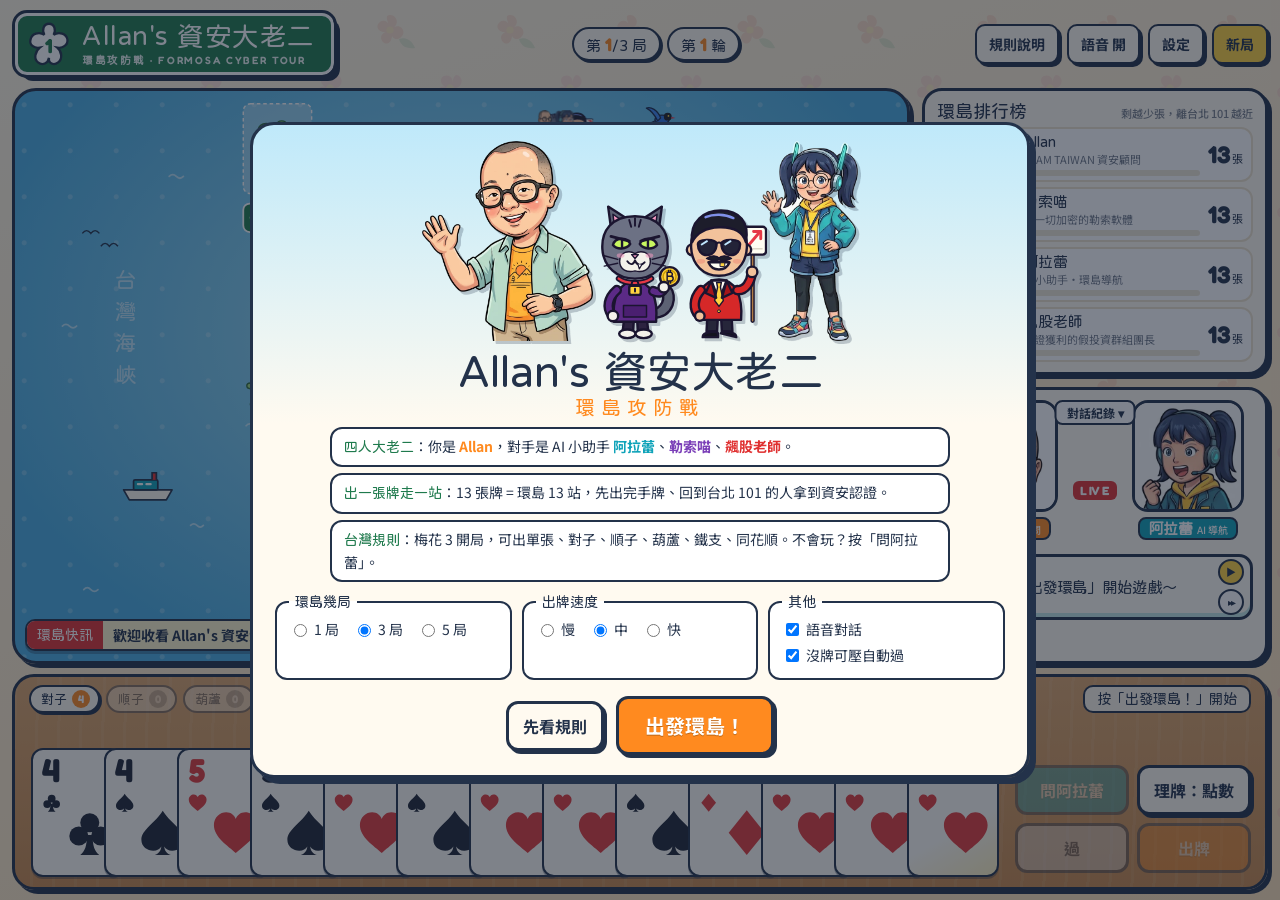
<file: index.html>
<!doctype html>
<html lang="zh-Hant-TW">
<head>
<meta charset="utf-8">
<meta name="viewport" content="width=device-width, initial-scale=1, viewport-fit=cover">
<title>Allan's 資安大老二</title>
<meta name="description" content="Allan 與 AI 小助手阿拉蕾的四人大老二：每出一張牌就沿著台灣環島走一站，先回到台北 101 的人拿到資安認證。台灣華語語音對話。">
<link rel="preconnect" href="https://fonts.googleapis.com">
<link rel="preconnect" href="https://fonts.gstatic.com" crossorigin>
<link rel="stylesheet" href="https://fonts.googleapis.com/css2?family=Huninn&family=Fredoka:wght@500;600;700&family=Noto+Sans+TC:wght@400;500;700;900&display=swap">
<link rel="stylesheet" href="css/style.css">
</head>
<body>
<svg width="0" height="0" style="position:absolute" aria-hidden="true">
  <symbol id="suit-0" viewBox="0 0 100 100"><circle cx="50" cy="29" r="20"/><circle cx="27" cy="57" r="20"/><circle cx="73" cy="57" r="20"/><path d="M44 55C44 78 40 89 30 97H70C60 89 56 78 56 55Z"/></symbol>
  <symbol id="suit-1" viewBox="0 0 100 100"><path d="M50 3L88 50L50 97L12 50Z"/></symbol>
  <symbol id="suit-2" viewBox="0 0 100 100"><path d="M50 93C34 78 4 60 4 34C4 17 17 7 30 7C40 7 47 13 50 21C53 13 60 7 70 7C83 7 96 17 96 34C96 60 66 78 50 93Z"/></symbol>
  <symbol id="suit-3" viewBox="0 0 100 100"><path d="M50 4C36 28 5 44 5 65C5 80 18 88 30 88C38 88 44 84 47 79C46 88 42 94 33 97H67C58 94 54 88 53 79C56 84 62 88 70 88C82 88 95 80 95 65C95 44 64 28 50 4Z"/></symbol>
  <symbol id="ico-warn" viewBox="0 0 24 24"><path d="M12 2L23 21H1Z" fill="#ffd23f" stroke="#23324a" stroke-width="2" stroke-linejoin="round"/><path d="M12 9V14" stroke="#23324a" stroke-width="2.4" stroke-linecap="round"/><circle cx="12" cy="17.5" r="1.4" fill="#23324a"/></symbol>
</svg>

<div class="app" id="app">
  <header class="topbar">
    <div class="road-sign" role="banner">
      <span class="route-shield" aria-hidden="true"><b>1</b></span>
      <div class="sign-text">
        <h1>Allan's 資安大老二</h1>
        <p>環島攻防戰 · FORMOSA CYBER TOUR</p>
      </div>
    </div>
    <div class="round-pill" aria-live="polite">
      <span>第 <b id="roundNo">1</b>/<span id="roundMax">3</span> 局</span>
      <span>第 <b id="trickNo">1</b> 輪</span>
    </div>
    <nav class="top-actions" aria-label="功能">
      <a class="tbtn" href="rules.html" target="_blank" rel="noopener"><span class="long">規則說明</span><span class="short">規則</span></a>
      <button class="tbtn" id="btnVoice" type="button" aria-pressed="true">語音 開</button>
      <button class="tbtn" id="btnSettings" type="button">設定</button>
      <button class="tbtn hot" id="btnNew" type="button">新局</button>
    </nav>
  </header>

  <main class="main">
    <section class="board" id="board" aria-label="台灣環島地圖與出牌區">
      <svg id="map" class="map" preserveAspectRatio="xMidYMid meet" aria-hidden="true"></svg>
      <div class="stage" id="stage">
        <svg class="stage-roof" viewBox="0 0 240 46" preserveAspectRatio="none" aria-hidden="true">
          <path d="M6 44Q4 28 18 26L28 16H212L222 26Q236 28 234 44L224 34Q214 36 206 30H34Q26 36 16 34Z" fill="#e8553f" stroke="#23324a" stroke-width="3" stroke-linejoin="round"/>
          <path d="M4 18Q2 8 12 6Q10 12 18 16Z M236 18Q238 8 228 6Q230 12 222 16Z" fill="#e8553f" stroke="#23324a" stroke-width="2.6" stroke-linejoin="round"/>
          <path d="M18 16Q60 8 120 8Q180 8 222 16" fill="none" stroke="#23324a" stroke-width="3"/>
          <circle cx="120" cy="20" r="7" fill="#ffd23f" stroke="#23324a" stroke-width="2.6"/>
          <path d="M60 22H104M136 22H180" stroke="#ffd23f" stroke-width="3" stroke-linecap="round"/>
        </svg>
        <div class="stage-body">
          <div class="stage-head" id="stageHead">廟口戲台</div>
          <div class="stage-cards" id="stageCards"></div>
          <div class="stage-foot" id="stageFoot">等待開局</div>
        </div>
      </div>
      <div class="tokens" id="tokens"></div>
      <div class="ticker" aria-live="polite">
        <span class="ticker-tag">環島快訊</span>
        <div class="ticker-win"><div class="ticker-text" id="ticker">歡迎收看 Allan's 資安大老二！</div></div>
      </div>
      <div class="alarm" id="alarm" hidden>
        <svg viewBox="0 0 24 24" aria-hidden="true"><use href="#ico-warn"/></svg>
        <b id="alarmTitle">偵測到零時差攻擊！</b>
        <span id="alarmText"></span>
      </div>
    </section>

    <aside class="side">
      <section class="panel standings" aria-label="環島排行榜">
        <h2><span>環島排行榜</span><small>剩越少張，離台北 101 越近</small></h2>
        <ol id="standings"></ol>
      </section>

      <section class="panel studio" id="studio" aria-label="Allan 與阿拉蕾的對話">
        <div class="anchors">
          <figure class="anchor allan" id="anchor-allan">
            <div class="monitor"><img id="face-allan" src="assets/img/allan-smile.webp" alt="Allan 的表情"></div>
            <figcaption><b>Allan</b><small>資安顧問</small></figcaption>
          </figure>
          <div class="onair"><span>LIVE</span></div>
          <figure class="anchor arale" id="anchor-arale">
            <div class="monitor"><img id="face-arale" src="assets/img/arale-cheer.webp" alt="阿拉蕾的表情"></div>
            <figcaption><b>阿拉蕾</b><small>AI 導航</small></figcaption>
          </figure>
        </div>
        <div class="caption" id="caption" aria-live="polite">
          <img class="cap-face" id="capFace" src="assets/img/arale-cheer.webp" alt="">
          <span class="cap-who" id="capWho">阿拉蕾</span>
          <p class="cap-text" id="capText">嗶嗶！按「出發環島」開始遊戲～</p>
          <div class="cap-btns"><button class="cap-btn" id="capReplay" type="button" title="再聽一次" aria-label="再聽一次">▶</button><button class="cap-btn" id="btnSkip" type="button" title="略過目前的對話" aria-label="略過目前的對話">▸▸</button></div>
        </div>
        <button class="log-toggle" id="logToggle" type="button" aria-expanded="false">對話紀錄 ▾</button>
        <ol class="chat" id="chat" aria-label="對話紀錄"></ol>
      </section>
    </aside>
  </main>

  <footer class="tray" id="tray">
    <div class="tray-top">
      <div class="quick" id="quick" aria-label="牌型快選"></div>
      <p class="sel-info" id="selInfo">等待開局</p>
    </div>
    <div class="hand" id="hand" aria-label="Allan 的手牌"></div>
    <div class="actions">
      <button class="btn teal" id="btnHint" type="button" title="快捷鍵 H">問阿拉蕾</button>
      <button class="btn ghost" id="btnSort" type="button" title="快捷鍵 S">理牌：點數</button>
      <button class="btn gray" id="btnPass" type="button" title="快捷鍵 P">過</button>
      <button class="btn orange" id="btnPlay" type="button" title="快捷鍵 Enter">出牌</button>
    </div>
  </footer>
</div>

<!-- 開場 -->
<div class="modal" id="intro">
  <div class="sheet intro-sheet" role="dialog" aria-modal="true" aria-labelledby="introTitle">
    <div class="intro-cast" aria-hidden="true">
      <img src="assets/img/allan-wave.webp" alt="" class="c-allan">
      <img src="assets/img/npc-cat.svg" alt="" class="c-cat">
      <img src="assets/img/npc-guru.svg" alt="" class="c-guru">
      <img src="assets/img/arale-wave.webp" alt="" class="c-arale">
    </div>
    <h2 id="introTitle">Allan's 資安大老二<small>環島攻防戰</small></h2>
    <ul class="intro-points">
      <li><b>四人大老二</b>：你是 <em class="c1">Allan</em>，對手是 AI 小助手 <em class="c3">阿拉蕾</em>、<em class="c2">勒索喵</em>、<em class="c4">飆股老師</em>。</li>
      <li><b>出一張牌走一站</b>：13 張牌 = 環島 13 站，先出完手牌、回到台北 101 的人拿到資安認證。</li>
      <li><b>台灣規則</b>：梅花 3 開局，可出單張、對子、順子、葫蘆、鐵支、同花順。不會玩？按「問阿拉蕾」。</li>
    </ul>
    <div class="intro-opts">
      <fieldset>
        <legend>環島幾局</legend>
        <label><input type="radio" name="rounds" value="1"> 1 局</label>
        <label><input type="radio" name="rounds" value="3" checked> 3 局</label>
        <label><input type="radio" name="rounds" value="5"> 5 局</label>
      </fieldset>
      <fieldset>
        <legend>出牌速度</legend>
        <label><input type="radio" name="speed" value="slow"> 慢</label>
        <label><input type="radio" name="speed" value="mid" checked> 中</label>
        <label><input type="radio" name="speed" value="fast"> 快</label>
      </fieldset>
      <fieldset>
        <legend>其他</legend>
        <label><input type="checkbox" id="introVoice" checked> 語音對話</label>
        <label><input type="checkbox" id="introAuto" checked> 沒牌可壓自動過</label>
      </fieldset>
    </div>
    <div class="sheet-actions">
      <a class="btn ghost" href="rules.html" target="_blank" rel="noopener">先看規則</a>
      <button class="btn orange big" id="btnStart" type="button">出發環島！</button>
    </div>
  </div>
</div>

<!-- 設定 -->
<div class="modal" id="settingsModal" hidden>
  <div class="sheet" role="dialog" aria-modal="true" aria-labelledby="setTitle">
    <h2 id="setTitle">設定</h2>
    <div class="voice-grid">
      <div class="voice-card allan">
        <h3>Allan 聲線</h3>
        <select id="voice-allan" aria-label="Allan 聲線"></select>
        <label>音高 <input type="range" id="pitch-allan" min="0.5" max="2" step="0.05"> <output id="pitchOut-allan"></output></label>
        <label>語速 <input type="range" id="rate-allan" min="0.6" max="1.6" step="0.05"> <output id="rateOut-allan"></output></label>
        <button class="btn ghost small" type="button" data-test="allan">試聽</button>
      </div>
      <div class="voice-card arale">
        <h3>阿拉蕾聲線</h3>
        <select id="voice-arale" aria-label="阿拉蕾聲線"></select>
        <label>音高 <input type="range" id="pitch-arale" min="0.5" max="2" step="0.05"> <output id="pitchOut-arale"></output></label>
        <label>語速 <input type="range" id="rate-arale" min="0.6" max="1.6" step="0.05"> <output id="rateOut-arale"></output></label>
        <button class="btn ghost small" type="button" data-test="arale">試聽</button>
      </div>
    </div>
    <p class="hint-text" id="voiceSupport"></p>
    <div class="set-rows">
      <label><input type="checkbox" id="optNpcVoice"> 反派（勒索喵、飆股老師）也有語音</label>
      <label><input type="checkbox" id="optSfx"> 音效</label>
      <label><input type="checkbox" id="optAuto"> 沒牌可壓時自動過</label>
      <label>出牌速度
        <select id="optSpeed"><option value="slow">慢</option><option value="mid">中</option><option value="fast">快</option></select>
      </label>
    </div>
    <div class="sheet-actions"><button class="btn orange" id="btnSettingsClose" type="button">完成</button></div>
  </div>
</div>

<!-- 每局稽核報告 -->
<div class="modal" id="reportModal" hidden>
  <div class="sheet report" role="dialog" aria-modal="true" aria-labelledby="reportTitle">
    <h2 id="reportTitle">第 1 局稽核報告</h2>
    <p class="report-sub" id="reportSub"></p>
    <table class="report-table">
      <thead><tr><th>玩家</th><th>剩下的牌</th><th>倍率</th><th>本局</th><th>累計</th></tr></thead>
      <tbody id="reportRows"></tbody>
    </table>
    <p class="hint-text">計分：剩幾張扣幾分，剩 8–9 張 ×2、10–12 張 ×3、13 張 ×4；第一名拿走所有人扣的分數。</p>
    <div class="sheet-actions"><button class="btn orange big" id="btnNext" type="button">下一局</button></div>
  </div>
</div>

<!-- 總成績：證書或矯正措施 -->
<div class="modal" id="finalModal" hidden>
  <div class="sheet final" role="dialog" aria-modal="true" aria-labelledby="finalTitle">
    <div class="cert" id="cert">
      <div class="cert-ribbon" id="certRibbon">CERTIFICATE</div>
      <h2 id="finalTitle">資安環島認證證書</h2>
      <p class="cert-body" id="certBody"></p>
      <ol class="cert-rank" id="certRank"></ol>
      <div class="cert-foot">
        <div class="cert-sign"><img src="assets/img/arale-wink.webp" alt=""><span>AI 稽核員　阿拉蕾</span></div>
        <div class="seal" id="certSeal">台灣<br>尚勇</div>
      </div>
    </div>
    <div class="sheet-actions">
      <button class="btn ghost" id="btnFinalClose" type="button">看看地圖</button>
      <button class="btn orange big" id="btnAgain" type="button">再環島一次</button>
    </div>
  </div>
</div>

<script src="js/engine.js"></script>
<script src="js/ai.js"></script>
<script src="js/stations.js"></script>
<script src="js/lines.js"></script>
<script src="js/audio-manifest.js"></script>
<script src="js/voice.js"></script>
<script src="js/map.js"></script>
<script src="js/app.js"></script>
</body>
</html>
</file>
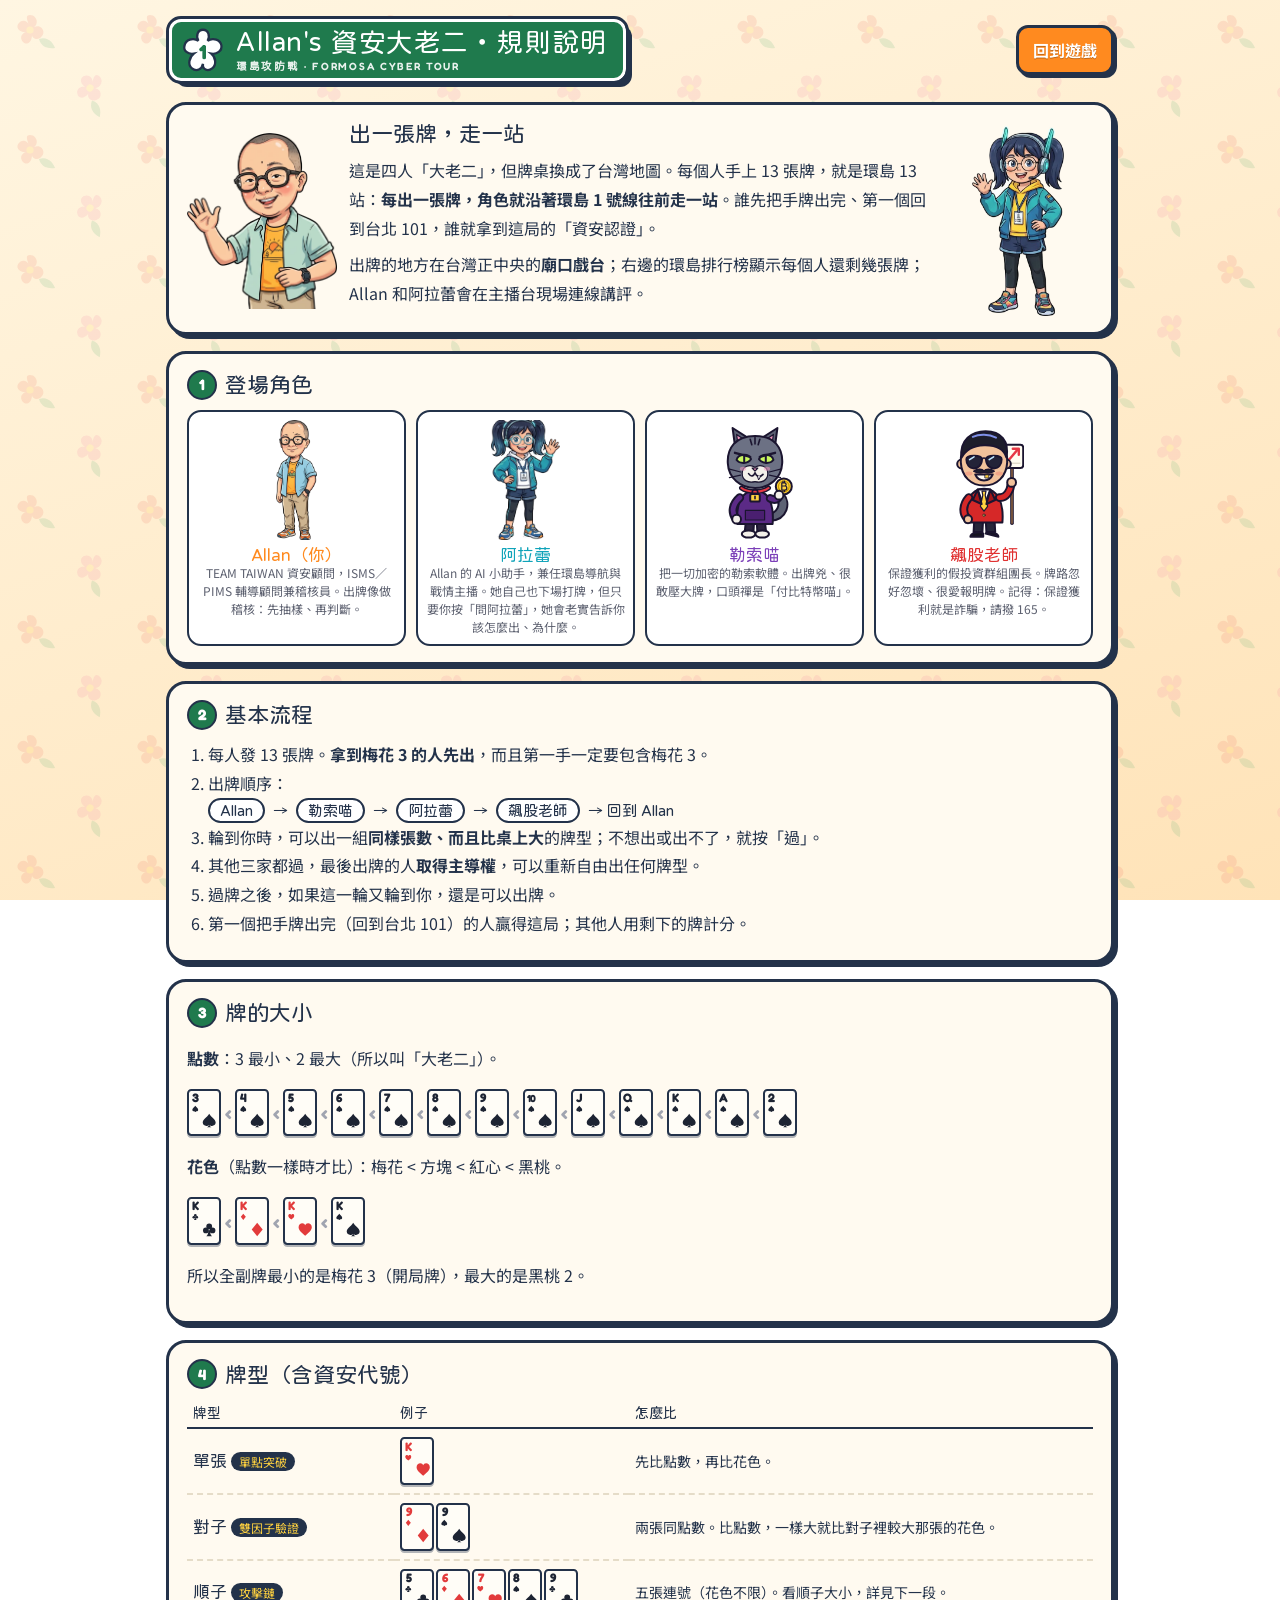
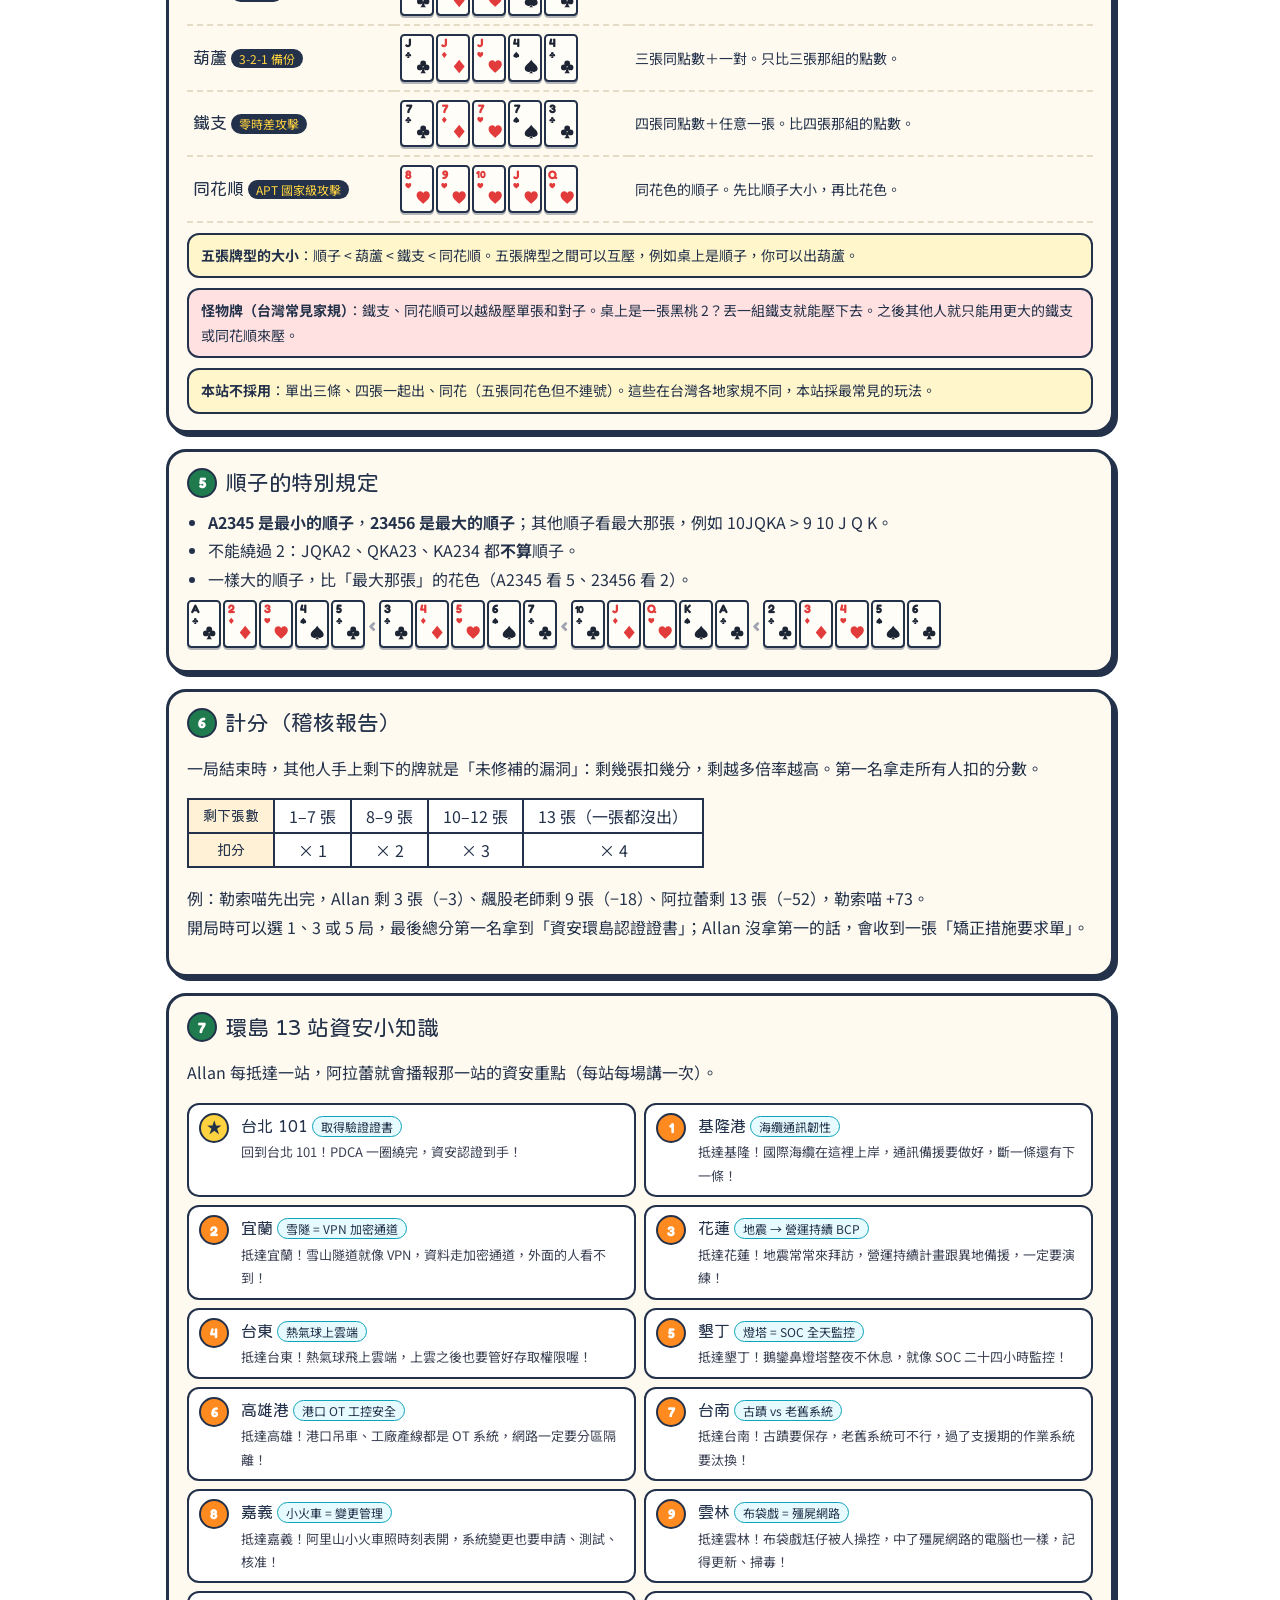
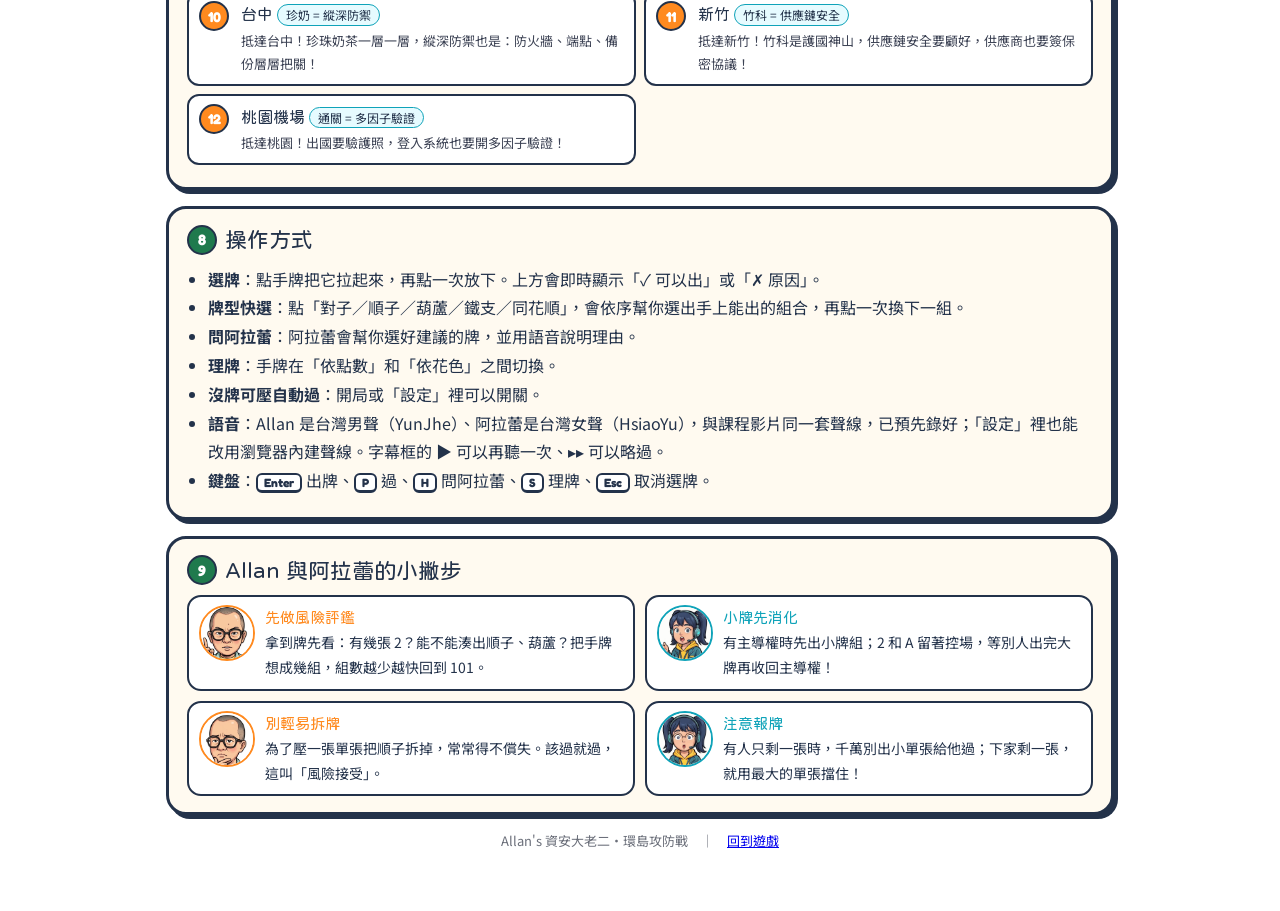
<file: rules.html>
<!doctype html>
<html lang="zh-Hant-TW">
<head>
<meta charset="utf-8">
<meta name="viewport" content="width=device-width, initial-scale=1">
<title>規則說明｜Allan's 資安大老二</title>
<meta name="description" content="Allan's 資安大老二的規則：台灣大老二牌型、大小、計分，以及環島 13 站的資安小知識。">
<link rel="preconnect" href="https://fonts.googleapis.com">
<link rel="preconnect" href="https://fonts.gstatic.com" crossorigin>
<link rel="stylesheet" href="https://fonts.googleapis.com/css2?family=Huninn&family=Fredoka:wght@500;600;700&family=Noto+Sans+TC:wght@400;500;700;900&display=swap">
<link rel="stylesheet" href="css/style.css">
<style>
  html, body { height: auto; min-height: 100%; }
  body { overflow: auto; background-attachment: fixed; }
  .page { max-width: 980px; margin: 0 auto; padding: 16px 16px 48px; }
  .page-head { display: flex; align-items: center; gap: 14px; flex-wrap: wrap; margin-bottom: 18px; }
  .page-head .road-sign { margin: 3px; }
  .page-head .back { margin-left: auto; }
  .lead-card { display: grid; grid-template-columns: 150px 1fr 150px; align-items: end; gap: 12px; }
  .lead-card img { width: 100%; height: 190px; object-fit: contain; }
  .lead-card h2 { font: 400 26px var(--round); margin: 0 0 6px; }
  .lead-card p { margin: 0 0 8px; line-height: 1.75; }
  section.panel { margin: 0 0 16px; padding: 16px 18px; }
  section.panel h2 { font: 400 22px var(--round); margin: 0 0 10px; display: flex; align-items: center; gap: 8px; }
  section.panel h2 .no { display: inline-grid; place-items: center; width: 30px; height: 30px; border-radius: 50%; background: var(--green); color: #fff; font: 700 15px var(--num); border: 2px solid var(--ink); }
  section.panel p, section.panel li { line-height: 1.8; }
  section.panel ol, section.panel ul { padding-left: 1.3em; margin: 6px 0; }
  .cast { display: grid; grid-template-columns: repeat(4, 1fr); gap: 10px; }
  .cast figure { margin: 0; text-align: center; background: #fff; border: 2px solid var(--ink); border-radius: 14px; padding: 8px; }
  .cast img { height: 120px; width: 100%; object-fit: contain; }
  .cast figcaption b { display: block; font: 400 17px var(--round); }
  .cast figcaption small { display: block; font-size: 12px; color: #5d6170; line-height: 1.5; }
  .order { display: flex; align-items: center; gap: 8px; flex-wrap: wrap; font: 400 15px var(--round); }
  .order span { background: #fff; border: 2px solid var(--ink); border-radius: 999px; padding: 2px 10px; }
  .rank-line { display: flex; flex-wrap: wrap; gap: 4px; align-items: center; margin: 6px 0; }
  .rank-line .lt { font: 700 18px var(--num); color: #a0a4b0; }
  .ex { display: inline-flex; align-items: center; gap: 2px; vertical-align: middle; --cw: 34px; }
  .ex .card { --cw: 34px; }
  .ex .card .pip { width: 48%; height: 48%; }
  table.types { width: 100%; border-collapse: collapse; }
  table.types th { font: 400 14px var(--round); text-align: left; border-bottom: 2.5px solid var(--ink); padding: 6px; }
  table.types td { border-bottom: 2px dashed #e5dcc8; padding: 8px 6px; vertical-align: middle; font-size: 14px; line-height: 1.6; }
  table.types td:first-child { white-space: nowrap; }
  table.types td b { font: 400 17px var(--round); }
  table.types .alias { display: inline-block; font-size: 12px; background: var(--ink); color: var(--gold); border-radius: 999px; padding: 0 8px; margin-left: 4px; }
  .callout { background: #fff6cc; border: 2px solid var(--ink); border-radius: 12px; padding: 8px 12px; margin: 10px 0 0; font-size: 14px; line-height: 1.7; }
  .callout.red { background: #ffe1e1; }
  .score-table { border-collapse: collapse; margin: 8px 0; }
  .score-table td, .score-table th { border: 2px solid var(--ink); padding: 4px 14px; text-align: center; background: #fff; }
  .score-table th { background: var(--cream); font: 400 14px var(--round); }
  .stations { display: grid; grid-template-columns: repeat(2, 1fr); gap: 8px; list-style: none; padding: 0 !important; }
  .stations li { display: grid; grid-template-columns: 34px 1fr; gap: 8px; align-items: start; background: #fff; border: 2px solid var(--ink); border-radius: 12px; padding: 8px 10px; line-height: 1.6 !important; }
  .stations .n { display: grid; place-items: center; width: 30px; height: 30px; border-radius: 50%; background: var(--orange); color: #fff; font: 700 14px var(--num); border: 2px solid var(--ink); }
  .stations li:first-child .n { background: var(--gold); color: var(--ink); }
  .stations b { font: 400 16px var(--round); }
  .stations .th { display: inline-block; font-size: 12px; background: #e6fbff; border: 1.5px solid var(--teal); border-radius: 999px; padding: 0 8px; margin-left: 4px; }
  .stations p { margin: 2px 0 0; font-size: 13px; color: #3c4254; }
  kbd { font: 700 12px var(--num); background: #fff; border: 2px solid var(--ink); border-bottom-width: 3px; border-radius: 6px; padding: 0 6px; }
  .tips { display: grid; grid-template-columns: 1fr 1fr; gap: 10px; }
  .tip { display: grid; grid-template-columns: 56px 1fr; gap: 10px; align-items: start; background: #fff; border: 2px solid var(--ink); border-radius: 14px; padding: 8px 10px; }
  .tip img { width: 56px; height: 56px; border-radius: 50%; object-fit: cover; border: 2.5px solid var(--c); }
  .tip p { margin: 0; font-size: 14px; line-height: 1.7; }
  .tip b { font: 400 15px var(--round); color: var(--c); }
  .foot { text-align: center; color: #6b6f7a; font-size: 13px; }
  @media (max-width: 760px) {
    .lead-card { grid-template-columns: 90px 1fr; }
    .lead-card img.r { display: none; }
    .lead-card img { height: 130px; }
    .cast { grid-template-columns: repeat(2, 1fr); }
    .stations, .tips { grid-template-columns: 1fr; }
    table.types td, table.types th { font-size: 13px; }
    .page-head .back { margin-left: 0; }
  }
</style>
</head>
<body>
<svg width="0" height="0" style="position:absolute" aria-hidden="true">
  <symbol id="suit-0" viewBox="0 0 100 100"><circle cx="50" cy="29" r="20"/><circle cx="27" cy="57" r="20"/><circle cx="73" cy="57" r="20"/><path d="M44 55C44 78 40 89 30 97H70C60 89 56 78 56 55Z"/></symbol>
  <symbol id="suit-1" viewBox="0 0 100 100"><path d="M50 3L88 50L50 97L12 50Z"/></symbol>
  <symbol id="suit-2" viewBox="0 0 100 100"><path d="M50 93C34 78 4 60 4 34C4 17 17 7 30 7C40 7 47 13 50 21C53 13 60 7 70 7C83 7 96 17 96 34C96 60 66 78 50 93Z"/></symbol>
  <symbol id="suit-3" viewBox="0 0 100 100"><path d="M50 4C36 28 5 44 5 65C5 80 18 88 30 88C38 88 44 84 47 79C46 88 42 94 33 97H67C58 94 54 88 53 79C56 84 62 88 70 88C82 88 95 80 95 65C95 44 64 28 50 4Z"/></symbol>
</svg>

<div class="page">
  <header class="page-head">
    <div class="road-sign">
      <span class="route-shield" aria-hidden="true"><b>1</b></span>
      <div class="sign-text"><h1>Allan's 資安大老二・規則說明</h1><p>環島攻防戰 · FORMOSA CYBER TOUR</p></div>
    </div>
    <a class="btn orange back" href="index.html">回到遊戲</a>
  </header>

  <section class="panel lead-card">
    <img src="assets/img/allan-wave.webp" alt="Allan 揮手">
    <div>
      <h2>出一張牌，走一站</h2>
      <p>這是四人「大老二」，但牌桌換成了台灣地圖。每個人手上 13 張牌，就是環島 13 站：<b>每出一張牌，角色就沿著環島 1 號線往前走一站</b>。誰先把手牌出完、第一個回到台北 101，誰就拿到這局的「資安認證」。</p>
      <p>出牌的地方在台灣正中央的<b>廟口戲台</b>；右邊的環島排行榜顯示每個人還剩幾張牌；Allan 和阿拉蕾會在主播台現場連線講評。</p>
    </div>
    <img class="r" src="assets/img/arale-wave.webp" alt="阿拉蕾揮手">
  </section>

  <section class="panel">
    <h2><span class="no">1</span>登場角色</h2>
    <div class="cast">
      <figure><img src="assets/img/allan-stand.webp" alt=""><figcaption><b style="color:var(--orange)">Allan（你）</b><small>TEAM TAIWAN 資安顧問，ISMS／PIMS 輔導顧問兼稽核員。出牌像做稽核：先抽樣、再判斷。</small></figcaption></figure>
      <figure><img src="assets/img/arale-stand.webp" alt=""><figcaption><b style="color:var(--teal)">阿拉蕾</b><small>Allan 的 AI 小助手，兼任環島導航與戰情主播。她自己也下場打牌，但只要你按「問阿拉蕾」，她會老實告訴你該怎麼出、為什麼。</small></figcaption></figure>
      <figure><img src="assets/img/npc-cat.svg" alt=""><figcaption><b style="color:var(--purple)">勒索喵</b><small>把一切加密的勒索軟體。出牌兇、很敢壓大牌，口頭禪是「付比特幣喵」。</small></figcaption></figure>
      <figure><img src="assets/img/npc-guru.svg" alt=""><figcaption><b style="color:var(--red)">飆股老師</b><small>保證獲利的假投資群組團長。牌路忽好忽壞、很愛報明牌。記得：保證獲利就是詐騙，請撥 165。</small></figcaption></figure>
    </div>
  </section>

  <section class="panel">
    <h2><span class="no">2</span>基本流程</h2>
    <ol>
      <li>每人發 13 張牌。<b>拿到梅花 3 的人先出</b>，而且第一手一定要包含梅花 3。</li>
      <li>出牌順序：<span class="order"><span>Allan</span>→<span>勒索喵</span>→<span>阿拉蕾</span>→<span>飆股老師</span>→ 回到 Allan</span></li>
      <li>輪到你時，可以出一組<b>同樣張數、而且比桌上大</b>的牌型；不想出或出不了，就按「過」。</li>
      <li>其他三家都過，最後出牌的人<b>取得主導權</b>，可以重新自由出任何牌型。</li>
      <li>過牌之後，如果這一輪又輪到你，還是可以出牌。</li>
      <li>第一個把手牌出完（回到台北 101）的人贏得這局；其他人用剩下的牌計分。</li>
    </ol>
  </section>

  <section class="panel">
    <h2><span class="no">3</span>牌的大小</h2>
    <p><b>點數</b>：3 最小、2 最大（所以叫「大老二」）。</p>
    <div class="rank-line" id="rankLine"></div>
    <p><b>花色</b>（點數一樣時才比）：梅花 &lt; 方塊 &lt; 紅心 &lt; 黑桃。</p>
    <div class="rank-line" id="suitLine"></div>
    <p>所以全副牌最小的是梅花 3（開局牌），最大的是黑桃 2。</p>
  </section>

  <section class="panel">
    <h2><span class="no">4</span>牌型（含資安代號）</h2>
    <table class="types">
      <thead><tr><th>牌型</th><th>例子</th><th>怎麼比</th></tr></thead>
      <tbody id="typeRows"></tbody>
    </table>
    <p class="callout"><b>五張牌型的大小</b>：順子 &lt; 葫蘆 &lt; 鐵支 &lt; 同花順。五張牌型之間可以互壓，例如桌上是順子，你可以出葫蘆。</p>
    <p class="callout red"><b>怪物牌（台灣常見家規）</b>：鐵支、同花順可以越級壓單張和對子。桌上是一張黑桃 2？丟一組鐵支就能壓下去。之後其他人就只能用更大的鐵支或同花順來壓。</p>
    <p class="callout"><b>本站不採用</b>：單出三條、四張一起出、同花（五張同花色但不連號）。這些在台灣各地家規不同，本站採最常見的玩法。</p>
  </section>

  <section class="panel">
    <h2><span class="no">5</span>順子的特別規定</h2>
    <ul>
      <li><b>A2345 是最小的順子</b>，<b>23456 是最大的順子</b>；其他順子看最大那張，例如 10JQKA &gt; 9 10 J Q K。</li>
      <li>不能繞過 2：JQKA2、QKA23、KA234 都<b>不算</b>順子。</li>
      <li>一樣大的順子，比「最大那張」的花色（A2345 看 5、23456 看 2）。</li>
    </ul>
    <div class="rank-line" id="straightLine"></div>
  </section>

  <section class="panel">
    <h2><span class="no">6</span>計分（稽核報告）</h2>
    <p>一局結束時，其他人手上剩下的牌就是「未修補的漏洞」：剩幾張扣幾分，剩越多倍率越高。第一名拿走所有人扣的分數。</p>
    <table class="score-table">
      <tr><th>剩下張數</th><td>1–7 張</td><td>8–9 張</td><td>10–12 張</td><td>13 張（一張都沒出）</td></tr>
      <tr><th>扣分</th><td>× 1</td><td>× 2</td><td>× 3</td><td>× 4</td></tr>
    </table>
    <p>例：勒索喵先出完，Allan 剩 3 張（−3）、飆股老師剩 9 張（−18）、阿拉蕾剩 13 張（−52），勒索喵 +73。<br>開局時可以選 1、3 或 5 局，最後總分第一名拿到「資安環島認證證書」；Allan 沒拿第一的話，會收到一張「矯正措施要求單」。</p>
  </section>

  <section class="panel">
    <h2><span class="no">7</span>環島 13 站資安小知識</h2>
    <p>Allan 每抵達一站，阿拉蕾就會播報那一站的資安重點（每站每場講一次）。</p>
    <ul class="stations" id="stationList"></ul>
  </section>

  <section class="panel">
    <h2><span class="no">8</span>操作方式</h2>
    <ul>
      <li><b>選牌</b>：點手牌把它拉起來，再點一次放下。上方會即時顯示「✓ 可以出」或「✗ 原因」。</li>
      <li><b>牌型快選</b>：點「對子／順子／葫蘆／鐵支／同花順」，會依序幫你選出手上能出的組合，再點一次換下一組。</li>
      <li><b>問阿拉蕾</b>：阿拉蕾會幫你選好建議的牌，並用語音說明理由。</li>
      <li><b>理牌</b>：手牌在「依點數」和「依花色」之間切換。</li>
      <li><b>沒牌可壓自動過</b>：開局或「設定」裡可以開關。</li>
      <li><b>語音</b>：Allan 是台灣男聲（YunJhe）、阿拉蕾是台灣女聲（HsiaoYu），與課程影片同一套聲線，已預先錄好；「設定」裡也能改用瀏覽器內建聲線。字幕框的 ▶ 可以再聽一次、▸▸ 可以略過。</li>
      <li><b>鍵盤</b>：<kbd>Enter</kbd> 出牌、<kbd>P</kbd> 過、<kbd>H</kbd> 問阿拉蕾、<kbd>S</kbd> 理牌、<kbd>Esc</kbd> 取消選牌。</li>
    </ul>
  </section>

  <section class="panel">
    <h2><span class="no">9</span>Allan 與阿拉蕾的小撇步</h2>
    <div class="tips">
      <div class="tip" style="--c:var(--orange)"><img src="assets/img/allan-lecture.webp" alt=""><p><b>先做風險評鑑</b><br>拿到牌先看：有幾張 2？能不能湊出順子、葫蘆？把手牌想成幾組，組數越少越快回到 101。</p></div>
      <div class="tip" style="--c:var(--teal)"><img src="assets/img/arale-explain.webp" alt=""><p><b>小牌先消化</b><br>有主導權時先出小牌組；2 和 A 留著控場，等別人出完大牌再收回主導權！</p></div>
      <div class="tip" style="--c:var(--orange)"><img src="assets/img/allan-think.webp" alt=""><p><b>別輕易拆牌</b><br>為了壓一張單張把順子拆掉，常常得不償失。該過就過，這叫「風險接受」。</p></div>
      <div class="tip" style="--c:var(--teal)"><img src="assets/img/arale-surprise.webp" alt=""><p><b>注意報牌</b><br>有人只剩一張時，千萬別出小單張給他過；下家剩一張，就用最大的單張擋住！</p></div>
    </div>
  </section>

  <p class="foot">Allan's 資安大老二・環島攻防戰　｜　<a href="index.html">回到遊戲</a></p>
</div>

<script src="js/engine.js"></script>
<script src="js/stations.js"></script>
<script>
(function () {
  'use strict';
  const R = (s) => {
    const m = s.match(/^(10|[2-9JQKA])([CDHS])$/);
    return B2.RANKS.indexOf(m[1]) * 4 + 'CDHS'.indexOf(m[2]);
  };
  function card(c) {
    const s = B2.suitOf(c), rank = B2.RANKS[B2.rankOf(c)];
    return `<span class="card${B2.isRed(c) ? ' red' : ''}" aria-label="${B2.SUIT_ZH[s]}${rank}"><span class="r${rank === '10' ? ' ten' : ''}">${rank}</span><svg class="s"><use href="#suit-${s}"/></svg><svg class="pip"><use href="#suit-${s}"/></svg></span>`;
  }
  const ex = (str) => `<span class="ex">${str.split(' ').map(R).map(card).join('')}</span>`;
  const lt = '<span class="lt">‹</span>';

  document.getElementById('rankLine').innerHTML = B2.RANKS.map((r) => ex(r + 'S')).join(lt);
  document.getElementById('suitLine').innerHTML = ['KC', 'KD', 'KH', 'KS'].map(ex).join(lt);
  document.getElementById('straightLine').innerHTML = [ex('AC 2D 3H 4S 5C'), ex('3C 4D 5H 6S 7C'), ex('10C JD QH KS AC'), ex('2C 3D 4H 5S 6C')].join(lt);

  const T = B2.TYPES;
  const rows = [
    ['single', ex('KH'), '先比點數，再比花色。'],
    ['pair', ex('9D 9S'), '兩張同點數。比點數，一樣大就比對子裡較大那張的花色。'],
    ['straight', ex('5C 6D 7H 8S 9C'), '五張連號（花色不限）。看順子大小，詳見下一段。'],
    ['fullhouse', ex('JC JD JH 4S 4C'), '三張同點數＋一對。只比三張那組的點數。'],
    ['four', ex('7C 7D 7H 7S 3C'), '四張同點數＋任意一張。比四張那組的點數。'],
    ['straightflush', ex('8H 9H 10H JH QH'), '同花色的順子。先比順子大小，再比花色。'],
  ];
  document.getElementById('typeRows').innerHTML = rows.map(([k, e, how]) =>
    `<tr><td><b>${T[k].name}</b><span class="alias">${T[k].alias}</span></td><td>${e}</td><td>${how}</td></tr>`).join('');

  document.getElementById('stationList').innerHTML = STATIONS.map((s, i) =>
    `<li><span class="n">${i === 0 ? '★' : i}</span><div><b>${s.name}</b><span class="th">${s.theme}</span><p>${s.tip}</p></div></li>`).join('');
})();
</script>
</body>
</html>
</file>
<file: css/style.css>
/* Allan's 資安大老二 — 環島攻防戰
 * 粗黑描邊＋平塗色，配合 Allan 與阿拉蕾的角色設定圖。
 */
:root {
  --ink: #23324a;
  --paper: #fffaf0;
  --cream: #fff1d6;
  --orange: #ff8a1f;
  --teal: #0fa3b9;
  --purple: #7b3fb8;
  --red: #e03131;
  --gold: #ffd23f;
  --green: #1f7a4d;
  --sea1: #a6e3f7;
  --sea2: #4aaee2;
  --shadow: 4px 4px 0 var(--ink);
  --font: 'Noto Sans TC', 'PingFang TC', 'Microsoft JhengHei', sans-serif;
  --round: 'Huninn', 'Noto Sans TC', 'PingFang TC', sans-serif;
  --num: 'Fredoka', 'Huninn', 'Noto Sans TC', sans-serif;
  color-scheme: light;
}

* { box-sizing: border-box; }
html, body { margin: 0; height: 100%; }
body {
  font-family: var(--font);
  color: var(--ink);
  overflow: hidden;
  /* 客家花布風的淡淡底紋 */
  background:
    url("data:image/svg+xml,%3Csvg xmlns='http://www.w3.org/2000/svg' width='120' height='120' viewBox='0 0 120 120'%3E%3Cg opacity='.13'%3E%3Cg transform='translate(30 30)'%3E%3Cpath d='M0-15C7-15 9-6 4-3C11-6 16 1 12 6C9 11 2 9 2 5C2 12-3 16-7 12C-11 8-8 3-4 2C-11 3-15-3-11-7C-8-11-2-9-1-5C-3-10-5-15 0-15Z' fill='%23e8553f'/%3E%3Ccircle r='3.6' fill='%23ffb703'/%3E%3Cpath d='M9 9C18 6 23 13 25 18C16 19 11 16 9 9Z' fill='%232f9e5a'/%3E%3C/g%3E%3Cg transform='translate(90 88) rotate(36)'%3E%3Cpath d='M0-15C7-15 9-6 4-3C11-6 16 1 12 6C9 11 2 9 2 5C2 12-3 16-7 12C-11 8-8 3-4 2C-11 3-15-3-11-7C-8-11-2-9-1-5C-3-10-5-15 0-15Z' fill='%23f06595'/%3E%3Ccircle r='3.6' fill='%23ffd23f'/%3E%3Cpath d='M9 9C18 6 23 13 25 18C16 19 11 16 9 9Z' fill='%232f9e5a'/%3E%3C/g%3E%3C/g%3E%3C/svg%3E"),
    linear-gradient(160deg, #fff6e2, #ffe3b8);
}
button { font: inherit; color: inherit; }
img { max-width: 100%; }

.app {
  height: 100vh;
  height: 100dvh;
  display: grid;
  grid-template-rows: auto minmax(0, 1fr) auto;
  gap: 10px;
  padding: 10px 12px calc(10px + env(safe-area-inset-bottom));
}

/* ---------- 頂部：綠色公路標誌 ---------- */
.topbar { display: flex; align-items: center; gap: 12px; min-width: 0; }
.road-sign {
  display: flex; align-items: center; gap: 10px; min-width: 0;
  background: var(--green); color: #fff;
  border: 3px solid #fff; outline: 3px solid var(--ink); border-radius: 12px;
  padding: 5px 16px 5px 8px; box-shadow: 6px 6px 0 var(--ink); margin: 3px;
}
.route-shield {
  flex: none; width: 46px; height: 46px; display: grid; place-items: center;
  background: url("data:image/svg+xml,%3Csvg xmlns='http://www.w3.org/2000/svg' viewBox='0 0 100 100'%3E%3Cg fill='%23fff' stroke='%2323324a' stroke-width='5'%3E%3Cpath d='M50 6C62 6 66 20 60 30C72 22 88 28 90 40C92 52 80 60 68 58C78 66 80 82 70 90C60 98 48 92 50 80C48 92 36 98 26 90C16 82 20 66 30 58C18 60 6 52 10 40C12 28 28 22 40 30C34 20 38 6 50 6Z'/%3E%3C/g%3E%3C/svg%3E") center / contain no-repeat;
}
.route-shield b { font: 700 20px var(--num); color: var(--green); transform: translateY(2px); }
.sign-text { min-width: 0; }
.sign-text h1 { margin: 0; font: 400 clamp(19px, 2.1vw, 28px)/1.1 var(--round); letter-spacing: .02em; white-space: nowrap; }
.sign-text p { margin: 2px 0 0; font: 600 10.5px var(--num); letter-spacing: .16em; opacity: .9; white-space: nowrap; }
.round-pill {
  margin: 0 auto; display: flex; gap: 6px; font: 400 15px var(--round);
}
.round-pill > span { background: var(--paper); border: 2.5px solid var(--ink); border-radius: 999px; padding: 4px 12px; box-shadow: 2px 2px 0 var(--ink); }
.round-pill b { font: 700 18px var(--num); color: var(--orange); }
.top-actions { display: flex; gap: 8px; flex: none; }
.tbtn {
  font: 700 14px var(--font); padding: 8px 12px; border-radius: 10px; cursor: pointer;
  border: 2.5px solid var(--ink); background: var(--paper); color: var(--ink);
  box-shadow: 3px 3px 0 var(--ink); text-decoration: none; white-space: nowrap;
}
.tbtn:hover { background: #fff; }
.tbtn:active { transform: translate(2px, 2px); box-shadow: 1px 1px 0 var(--ink); }
.tbtn.hot { background: var(--gold); }
.tbtn .short { display: none; }
.tbtn[aria-pressed="false"] { background: #e7e3da; color: #6b6f7a; }

/* ---------- 主畫面 ---------- */
.main { display: grid; grid-template-columns: minmax(0, 1fr) clamp(300px, 27vw, 390px); gap: 12px; min-height: 0; }

.board {
  position: relative; min-height: 0; overflow: hidden;
  border: 3px solid var(--ink); border-radius: 24px; box-shadow: var(--shadow);
  background:
    radial-gradient(circle at 20% 30%, rgba(255,255,255,.22) 0 2px, transparent 3px) 0 0 / 46px 46px,
    radial-gradient(ellipse at 50% 42%, var(--sea1), var(--sea2) 78%);
}
.map { position: absolute; inset: 0; width: 100%; height: 100%; display: block; overflow: visible; }
.sea-label { font-size: 30px; fill: #fff; opacity: .55; letter-spacing: .5em; writing-mode: vertical-rl; }
.map text { font-family: var(--round); }
.st-badge { fill: #fffaf0; stroke: var(--ink); stroke-width: 2; stroke-dasharray: 3.2 2.4; }
.st-dot { fill: var(--orange); stroke: var(--ink); stroke-width: 2.6; transition: fill .3s; }
.station[data-i="0"] .st-dot { fill: var(--gold); }
.station.visited .st-dot { fill: var(--teal); }
.station.visited .st-badge { fill: #e6fbff; stroke: var(--teal); stroke-dasharray: none; stroke-width: 2.6; }
.st-no { font: 700 11px var(--num); fill: #fff; text-anchor: middle; }
.station[data-i="0"] .st-no { fill: var(--ink); }
.st-name { font-size: 16px; fill: var(--ink); paint-order: stroke; stroke: #fffaf0; stroke-width: 4.5px; stroke-linejoin: round; }
.station.ping .st-icon { animation: stampIcon .5s ease-out; transform-box: fill-box; transform-origin: center; }
@keyframes stampIcon { 0% { transform: scale(1); } 35% { transform: scale(1.35) rotate(-8deg); } 100% { transform: scale(1); } }
.station .st-icon { transform-box: fill-box; transform-origin: center; }
.inset-box { fill: rgba(255, 255, 255, .3); stroke: #fff; stroke-width: 2; stroke-dasharray: 5 4; }
.inset-label, .islet-labels text { font-size: 12px; fill: #164d73; text-anchor: middle; }
.route-dash { animation: dash 2.4s linear infinite; }
@keyframes dash { to { stroke-dashoffset: -34; } }
.whale .spout { animation: spout 3.2s ease-in-out infinite; transform-box: fill-box; transform-origin: 50% 100%; }
@keyframes spout { 0%, 60%, 100% { opacity: 0; transform: scaleY(.3); } 70%, 85% { opacity: 1; transform: scaleY(1); } }
.magpie .wing { animation: flap .5s ease-in-out infinite alternate; transform-box: fill-box; transform-origin: 90% 90%; }
@keyframes flap { to { transform: rotate(28deg); } }
.compass-n { font: 700 12px var(--num) !important; text-anchor: middle; fill: var(--ink); }
.rs-no { font: 700 18px var(--num) !important; text-anchor: middle; fill: var(--green); }
.rs-zh { font-size: 14px; fill: #fff; }
.rs-en { font: 600 7.5px var(--num) !important; fill: #cfeedd; letter-spacing: .12em; }

/* ---------- 廟口戲台（出牌區） ---------- */
.stage { position: absolute; z-index: 2; display: flex; flex-direction: column; pointer-events: none; --cw: 48px; }
.stage-roof { flex: none; width: 112%; margin: 0 -6%; height: 22%; display: block; filter: drop-shadow(0 3px 0 rgba(35, 50, 74, .25)); }
.stage-body {
  position: relative; flex: 1; min-height: 0; margin-top: -2px;
  display: flex; flex-direction: column; align-items: center; justify-content: space-between; gap: 2px;
  padding: calc(var(--cw) * .1) calc(var(--cw) * .28) calc(var(--cw) * .14);
  background: linear-gradient(#fffaf0, #ffe7b8);
  border: 3px solid var(--ink); border-top-width: 0; border-radius: 0 0 16px 16px;
  box-shadow: 0 6px 0 rgba(35, 50, 74, .25);
}
.stage-body::before, .stage-body::after {
  content: ''; position: absolute; top: -2px; bottom: 10px; width: calc(var(--cw) * .14);
  background: #d62828; border: 2px solid var(--ink); border-top: none;
}
.stage-body::before { left: 4px; }
.stage-body::after { right: 4px; }
.stage-head {
  display: flex; align-items: center; gap: 4px; max-width: 100%;
  font: 400 calc(var(--cw) * .27)/1.2 var(--round); white-space: nowrap; overflow: hidden;
}
.stage-head img { width: calc(var(--cw) * .5); height: calc(var(--cw) * .5); border-radius: 50%; border: 2px solid var(--ink); background: #fff; object-fit: cover; object-position: 50% 0; }
.stage-head b { font-weight: 400; }
.stage-cards { flex: 1; min-height: 0; width: 100%; display: flex; align-items: center; justify-content: center; }
.stage-cards .card + .card { margin-left: calc(var(--cw) * -.4); }
.stage-cards .free {
  font: 400 calc(var(--cw) * .34) var(--round); color: #b5651d;
  border: 2.5px dashed #e3a35b; border-radius: 12px; padding: calc(var(--cw) * .12) calc(var(--cw) * .3);
  animation: breathe 1.6s ease-in-out infinite;
}
@keyframes breathe { 50% { transform: scale(1.06); } }
.stage-foot {
  max-width: 100%; white-space: nowrap; overflow: hidden; text-overflow: ellipsis;
  font: 400 calc(var(--cw) * .26)/1.3 var(--round); color: #fff; background: var(--ink);
  border-radius: 999px; padding: 2px calc(var(--cw) * .22);
}
.stage-foot .alias { color: var(--gold); }
.stage.bomb .stage-body { animation: bombShake .6s; background: linear-gradient(#ffe8e8, #ffc9c9); }
@keyframes bombShake { 20% { transform: translateX(-6px) rotate(-1deg); } 40% { transform: translateX(6px) rotate(1deg); } 60% { transform: translateX(-4px); } 80% { transform: translateX(3px); } }

/* ---------- 撲克牌 ---------- */
.card {
  --c: #1d2433;
  position: relative; flex: none; width: var(--cw); height: calc(var(--cw) * 1.4);
  border-radius: calc(var(--cw) * .13); background: #fffdf7; color: var(--c);
  border: 2px solid var(--ink); box-shadow: 0 2px 0 rgba(35, 50, 74, .35);
  user-select: none; -webkit-user-select: none; padding: 0;
}
.card.red { --c: #e23b3b; }
.card .r { position: absolute; left: 6%; top: 3%; width: 30%; text-align: center; font: 700 calc(var(--cw) * .36)/1 var(--num); }
.card .r.ten { font-size: calc(var(--cw) * .3); letter-spacing: -.06em; left: 3%; width: 36%; top: 5%; }
.card .s { position: absolute; left: 10%; top: 31%; width: 22%; height: 22%; fill: currentColor; }
.card .pip { position: absolute; right: 8%; bottom: 7%; width: 54%; height: 54%; fill: currentColor; }
.card.two { background: linear-gradient(150deg, #fffdf7 60%, #fff1bf); }
.card.two::after, .card.c3::after {
  position: absolute; top: 5%; right: 6%; font: 700 calc(var(--cw) * .13)/1.25 var(--num);
  border: 1px solid var(--ink); border-radius: 4px; padding: 0 2px; color: var(--ink);
}
.card.two::after { content: 'ROOT'; background: var(--gold); }
.card.c3::after { content: '開局'; background: #bff0f6; font-family: var(--round); }

/* ---------- 角色棋子 ---------- */
.tokens { position: absolute; inset: 0; pointer-events: none; z-index: 3; }
.token { position: absolute; left: 0; top: 0; width: 0; height: 0; will-change: transform; }
.token .fig { position: absolute; left: 0; bottom: 0; height: var(--th); transform: translateX(-50%); transform-origin: 50% 100%; }
.token .fig img { display: block; height: 100%; width: auto; max-width: none; filter: drop-shadow(0 2px 0 rgba(35, 50, 74, .35)); }
.token.flip .fig img { transform: scaleX(-1); }
.token.cat .fig, .token.guru .fig { height: calc(var(--th) * .92); }
.token .shadow {
  position: absolute; left: 0; bottom: -5px; width: calc(var(--th) * .55); height: 10px; transform: translateX(-50%);
  background: radial-gradient(closest-side, rgba(20, 40, 60, .4), transparent); border-radius: 50%;
}
.token.walking .fig { animation: bob .3s ease-in-out infinite; }
@keyframes bob { 0%, 100% { transform: translateX(-50%) translateY(0) rotate(-3deg); } 50% { transform: translateX(-50%) translateY(-10%) rotate(3deg); } }
.token.turn .shadow { background: radial-gradient(closest-side, var(--c), transparent); width: calc(var(--th) * .9); height: 16px; bottom: -8px; animation: glow 1s ease-in-out infinite alternate; }
@keyframes glow { to { opacity: .45; } }
.token.turn::after {
  content: ''; position: absolute; left: -8px; bottom: calc(var(--th) + 22px); width: 16px; height: 12px;
  background: var(--c); clip-path: polygon(0 0, 100% 0, 50% 100%); animation: hop .5s ease-in-out infinite alternate;
}
@keyframes hop { to { transform: translateY(-6px); } }
.token .count {
  display: none; position: absolute; left: calc(var(--th) * .12); bottom: calc(var(--th) * .72);
  min-width: 22px; height: 22px; padding: 0 5px; border-radius: 11px; place-items: center;
  background: var(--c); color: #fff; border: 2px solid var(--ink); font: 700 12px var(--num);
}
.token.turn .count, .token .count.alert { display: grid; }
.token .count.alert { background: var(--red); animation: hop .4s ease-in-out infinite alternate; }
.token.done .count { background: var(--gold); color: var(--ink); }
.token .say {
  position: absolute; left: 0; bottom: calc(var(--th) + 8px); transform: translateX(-50%) scale(.6); transform-origin: 50% 100%;
  width: max-content; max-width: 190px; padding: 4px 9px; border-radius: 12px; opacity: 0; transition: opacity .2s, transform .2s;
  background: #fff; border: 2px solid var(--ink); font: 400 13px/1.35 var(--round); text-align: center; box-shadow: 2px 2px 0 var(--ink);
}
.token .say::after { content: ''; position: absolute; left: 50%; bottom: -8px; width: 12px; height: 8px; margin-left: -6px; background: var(--ink); clip-path: polygon(0 0, 100% 0, 50% 100%); }
.token .say.show { opacity: 1; transform: translateX(-50%) scale(1); }
.token.turn .say.show { bottom: calc(var(--th) + 38px); }

.confetti { position: absolute; z-index: 7; width: 9px; height: 13px; border-radius: 2px; pointer-events: none; }

/* ---------- 快訊、警報 ---------- */
.ticker {
  position: absolute; left: 10px; right: 10px; bottom: 10px; z-index: 5; height: 32px; display: flex;
  border: 2.5px solid var(--ink); border-radius: 10px; overflow: hidden; background: #fff; box-shadow: 0 3px 0 rgba(35, 50, 74, .35);
}
.ticker-tag { flex: none; display: grid; place-items: center; padding: 0 10px; background: var(--red); color: #fff; font: 400 14px var(--round); }
.ticker-win { position: relative; flex: 1; overflow: hidden; background: #fff6cc; }
.ticker-text { position: absolute; left: 10px; top: 50%; transform: translateY(-50%); white-space: nowrap; font: 700 14px var(--font); }
.ticker-text.in { animation: tickIn .35s ease-out; }
@keyframes tickIn { from { opacity: 0; transform: translateY(30%); } }
.ticker-text.scroll { left: 0; padding-left: 100%; animation: marquee var(--dur, 12s) linear infinite; }
@keyframes marquee { from { transform: translate(0, -50%); } to { transform: translate(-100%, -50%); } }

.alarm {
  position: absolute; inset: 0; z-index: 6; pointer-events: none;
  display: flex; flex-direction: column; align-items: center; justify-content: center; gap: 8px;
  background: rgba(224, 49, 49, .25); animation: flash .3s 5 alternate;
}
.alarm[hidden] { display: none; }
@keyframes flash { to { background: rgba(224, 49, 49, .05); } }
.alarm svg { width: 76px; height: 76px; animation: hop .3s infinite alternate; }
.alarm b { font: 400 clamp(24px, 3.4vw, 42px) var(--round); color: #fff; -webkit-text-stroke: 6px var(--ink); paint-order: stroke fill; }
.alarm span { font: 400 16px var(--round); background: var(--ink); color: #fff; padding: 4px 14px; border-radius: 999px; }
.board.shake { animation: bombShake .6s; }

/* ---------- 右側面板 ---------- */
.side { position: relative; display: grid; grid-template-rows: auto minmax(0, 1fr); gap: 12px; min-height: 0; }
.panel { background: var(--paper); border: 3px solid var(--ink); border-radius: 20px; box-shadow: var(--shadow); padding: 10px 12px; min-height: 0; }

.standings h2 { margin: 0 0 6px; display: flex; align-items: baseline; justify-content: space-between; gap: 8px; font: 400 18px var(--round); }
.standings h2 small { font: 500 11px var(--font); opacity: .6; }
.standings ol { list-style: none; margin: 0; padding: 0; display: grid; gap: 5px; }
.row {
  display: grid; grid-template-columns: 20px 40px minmax(0, 1fr) auto; align-items: center; gap: 8px;
  padding: 4px 8px; border-radius: 12px; background: #fff; border: 2px solid #eee3cc;
}
.row.turn { border-color: var(--c); box-shadow: 0 0 0 3px color-mix(in srgb, var(--c) 28%, transparent); }
.row .rk { font: 700 16px var(--num); text-align: center; }
.row:first-child .rk { color: #b8860b; }
.row .av { width: 40px; height: 40px; border-radius: 50%; object-fit: cover; object-position: 50% 0; border: 2.5px solid var(--c); background: #fff; }
.row .who { min-width: 0; }
.row .nm { font: 400 15px/1.2 var(--round); display: flex; align-items: center; gap: 6px; white-space: nowrap; }
.row .st { font: 700 11px var(--font); color: var(--c); }
.row .st.pass { color: #8a8f9c; }
.row .st.think::after { content: ''; display: inline-block; width: 6px; height: 6px; margin-left: 3px; border-radius: 50%; background: var(--c); animation: glow .5s infinite alternate; }
.row .ti { display: block; font-size: 11px; opacity: .65; white-space: nowrap; overflow: hidden; text-overflow: ellipsis; }
.row .bar { height: 6px; border-radius: 4px; background: #eee6d6; overflow: hidden; margin-top: 3px; }
.row .bar i { display: block; height: 100%; width: 0; background: var(--c); border-radius: 4px; transition: width .5s; }
.row .left { text-align: right; line-height: 1; }
.row .left b { font: 700 24px var(--num); }
.row .left small { font-size: 11px; margin-left: 1px; }
.row.alert .left b { color: var(--red); }

/* 主播台 */
.studio { position: relative; display: flex; flex-direction: column; gap: 10px; }
.anchors { flex: none; display: grid; grid-template-columns: minmax(0, 1fr) auto minmax(0, 1fr); align-items: end; gap: 6px; }
.anchor { margin: 0; text-align: center; min-width: 0; }
.anchor.allan { --c: var(--orange); }
.anchor.arale { --c: var(--teal); }
.monitor {
  max-width: 112px; margin: 0 auto; aspect-ratio: 1; overflow: hidden; background: #fff;
  border: 3px solid var(--ink); border-radius: 16px; transition: transform .2s, box-shadow .2s;
}
.monitor img { width: 100%; height: 100%; object-fit: cover; display: block; }
.anchor.talking .monitor { transform: translateY(-3px) rotate(-1.5deg) scale(1.04); box-shadow: 0 0 0 4px var(--c); }
.anchor.arale.talking .monitor { transform: translateY(-3px) rotate(1.5deg) scale(1.04); }
.anchor figcaption {
  display: inline-flex; align-items: baseline; gap: 4px; margin-top: 5px; padding: 1px 8px;
  background: var(--c); color: #fff; border: 2px solid var(--ink); border-radius: 8px; font: 400 15px var(--round);
}
.anchor figcaption small { font: 500 10px var(--font); }
.onair { display: flex; flex-direction: column; align-items: center; gap: 8px; padding-bottom: 40px; }
.onair span { background: var(--red); color: #fff; font: 700 12px var(--num); letter-spacing: .12em; border-radius: 6px; padding: 2px 7px; animation: glow .9s infinite alternate; }
.caption {
  --c: var(--teal);
  position: relative; flex: none; display: flex; align-items: center; gap: 8px; min-height: 66px;
  padding: 12px 40px 10px 12px; margin-top: 4px; border-radius: 14px;
  background: #fffdf3; border: 3px solid var(--ink); box-shadow: inset 0 -4px 0 color-mix(in srgb, var(--c) 25%, transparent);
}
.caption.pop { animation: capPop .3s ease-out; }
@keyframes capPop { from { transform: scale(.97); } }
.cap-face { display: none; flex: none; width: 46px; height: 46px; border-radius: 50%; border: 2.5px solid var(--c); object-fit: cover; object-position: 50% 0; background: #fff; }
.caption.npc .cap-face { display: block; }
.cap-who { position: absolute; top: -13px; left: 10px; padding: 0 8px; background: var(--c); color: #fff; border: 2px solid var(--ink); border-radius: 8px; font: 400 13px/1.5 var(--round); }
.cap-text { margin: 0; font: 400 clamp(15px, 1.2vw, 18px)/1.5 var(--round); }
.cap-btns { position: absolute; right: 6px; top: 50%; transform: translateY(-50%); display: grid; gap: 4px; }
.cap-btn { width: 26px; height: 26px; border-radius: 50%; border: 2px solid var(--ink); background: var(--gold); cursor: pointer; font-size: 10px; line-height: 1; padding: 0; }
#btnSkip { background: #fff; letter-spacing: -2px; }
.log-toggle { position: absolute; top: 10px; left: 50%; transform: translateX(-50%); z-index: 2; white-space: nowrap; border: 2px solid var(--ink); background: #fff; border-radius: 8px; font-size: 12px; font-weight: 700; padding: 2px 10px; cursor: pointer; }
.studio.open { position: absolute; inset: 0; z-index: 5; padding-top: 40px; }
.studio.open .anchors { display: none; }
.chat { list-style: none; margin: 0; padding: 0 4px 0 0; flex: 1; min-height: 0; overflow-y: auto; display: flex; flex-direction: column; gap: 6px; scrollbar-width: thin; }
.msg { display: grid; grid-template-columns: 30px minmax(0, 1fr); gap: 6px; cursor: pointer; }
.msg img { width: 30px; height: 30px; border-radius: 50%; object-fit: cover; object-position: 50% 0; border: 2px solid var(--c); background: #fff; }
.msg b { font: 400 12px var(--round); color: var(--c); }
.msg p { margin: 0; font-size: 13px; line-height: 1.45; }
.sys { text-align: center; font-size: 12px; color: #7a7f8c; }
.sys.play { text-align: left; padding-left: 36px; color: #5d6170; }
.sys.trick, .sys.round { font-weight: 700; color: var(--ink); }

/* ---------- 下方：手牌托盤 ---------- */
.tray {
  position: relative; display: grid; grid-template-columns: minmax(0, 1fr) auto; grid-template-areas: "top top" "hand actions";
  gap: 6px 14px; align-items: end; padding: 8px 14px 10px;
  border: 3px solid var(--ink); border-radius: 22px; box-shadow: var(--shadow);
  background: repeating-linear-gradient(92deg, rgba(255,255,255,.06) 0 3px, transparent 3px 22px), linear-gradient(#dba56b, #c88a4d);
}
.tray-top { grid-area: top; display: flex; align-items: center; gap: 10px; flex-wrap: wrap; }
.quick { display: flex; gap: 6px; flex-wrap: wrap; }
.chip {
  display: inline-flex; align-items: center; gap: 5px; padding: 3px 8px 3px 10px; cursor: pointer;
  background: var(--paper); border: 2px solid var(--ink); border-radius: 999px; font: 400 13px var(--round); box-shadow: 2px 2px 0 var(--ink);
}
.chip i { font: 700 11px var(--num); font-style: normal; min-width: 18px; height: 18px; border-radius: 9px; display: grid; place-items: center; background: var(--orange); color: #fff; }
.chip.bomb i { background: var(--red); }
.chip:disabled { opacity: .45; cursor: default; box-shadow: none; }
.chip:disabled i { background: #a9a9a9; }
.sel-info {
  margin: 0 0 0 auto; padding: 4px 12px; border-radius: 10px; max-width: 100%;
  background: rgba(255, 250, 240, .95); border: 2px solid var(--ink); font: 400 14px var(--round);
}
.sel-info.ok { background: #dcf8e7; }
.sel-info.bad { background: #ffe1e1; }
.hand {
  grid-area: hand; --hcw: 80px; --gap: 6px;
  display: flex; justify-content: center; align-items: flex-end; min-width: 0;
  padding-top: calc(var(--hcw) * .3); min-height: calc(var(--hcw) * 1.72);
}
.hand .card { --cw: var(--hcw); cursor: pointer; transition: transform .15s, box-shadow .15s; }
.hand .card + .card { margin-left: var(--gap); }
.hand .card:hover { transform: translateY(-8%); }
.hand .card.sel { transform: translateY(-26%); box-shadow: 0 0 0 3px var(--orange), 0 6px 0 rgba(35, 50, 74, .35); }
.hand .card.hinted { box-shadow: 0 0 0 3px var(--teal), 0 0 14px 4px rgba(15, 163, 185, .55); }
.hand .card:focus-visible { outline: 3px solid var(--gold); outline-offset: 2px; }
.hand .card.deal { animation: dealIn .45s backwards cubic-bezier(.2, .9, .3, 1.2); }
@keyframes dealIn { from { transform: translateY(-120%) rotate(-25deg); opacity: 0; } }
.hand.nope { animation: bombShake .4s; }
.actions { grid-area: actions; display: grid; grid-template-columns: 1fr 1fr; gap: 8px; width: 236px; padding-bottom: 4px; }
.actions .btn { white-space: nowrap; padding-left: 8px; padding-right: 8px; }
.btn {
  font: 700 16px var(--font); padding: 10px 14px; border-radius: 12px; cursor: pointer; text-decoration: none; text-align: center;
  border: 3px solid var(--ink); box-shadow: 3px 3px 0 var(--ink); color: var(--ink); background: var(--paper);
}
.btn:active:not(:disabled) { transform: translate(2px, 2px); box-shadow: 1px 1px 0 var(--ink); }
.btn:disabled { opacity: .45; cursor: not-allowed; box-shadow: none; }
.btn.orange { background: var(--orange); color: #fff; text-shadow: 0 1px 0 rgba(0, 0, 0, .25); }
.btn.teal { background: var(--teal); color: #fff; text-shadow: 0 1px 0 rgba(0, 0, 0, .2); }
.btn.gray { background: #dfe3ea; }
.btn.big { font-size: 20px; padding: 12px 26px; }
.btn.small { font-size: 13px; padding: 4px 10px; box-shadow: 2px 2px 0 var(--ink); }
#btnPlay:not(:disabled) { animation: ready 1.2s ease-in-out infinite; }
@keyframes ready { 50% { box-shadow: 3px 3px 0 var(--ink), 0 0 0 5px rgba(255, 138, 31, .35); } }

/* ---------- 對話框 ---------- */
.modal { position: fixed; inset: 0; z-index: 50; display: grid; place-items: center; padding: 16px; overflow-y: auto; background: rgba(20, 30, 48, .55); }
.modal[hidden] { display: none; }
.sheet {
  width: min(640px, 100%); max-height: calc(100dvh - 32px); overflow-y: auto; padding: 20px 22px;
  background: var(--paper); border: 3px solid var(--ink); border-radius: 24px; box-shadow: 6px 6px 0 var(--ink);
}
.sheet h2 { margin: 0 0 10px; font: 400 26px var(--round); }
.sheet-actions { display: flex; justify-content: center; align-items: center; gap: 12px; flex-wrap: wrap; margin-top: 16px; }
.hint-text { font-size: 13px; color: #5d6170; line-height: 1.6; }

.intro-sheet { width: min(780px, 100%); text-align: center; background: linear-gradient(#bfe9fa, var(--paper) 46%); }
.intro-cast { display: flex; justify-content: center; align-items: flex-end; height: 200px; margin-top: -4px; }
.intro-cast img { height: 100%; width: auto; object-fit: contain; filter: drop-shadow(3px 3px 0 rgba(35, 50, 74, .25)); }
.intro-cast .c-cat, .intro-cast .c-guru { height: 72%; margin: 0 -6px; }
.intro-cast .c-allan { animation: wave 2.4s ease-in-out infinite; transform-origin: 50% 100%; }
.intro-cast .c-arale { animation: wave 2.4s ease-in-out .6s infinite; transform-origin: 50% 100%; }
@keyframes wave { 50% { transform: rotate(-3deg) translateY(-4px); } }
.intro-sheet h2 { font-size: clamp(30px, 5vw, 44px); margin: 6px 0 8px; }
.intro-sheet h2 small { display: block; font-size: .45em; color: var(--orange); letter-spacing: .3em; }
.intro-points { list-style: none; padding: 0; margin: 0 auto 12px; max-width: 620px; text-align: left; display: grid; gap: 6px; }
.intro-points li { background: #fff; border: 2px solid var(--ink); border-radius: 12px; padding: 7px 12px; font-size: 14px; line-height: 1.55; }
.intro-points b { font-family: var(--round); font-weight: 400; color: var(--green); }
.intro-points em { font-style: normal; font-weight: 700; }
.c1 { color: var(--orange); } .c2 { color: var(--purple); } .c3 { color: var(--teal); } .c4 { color: var(--red); }
.intro-opts { display: grid; grid-template-columns: repeat(3, 1fr); gap: 10px; text-align: left; }
fieldset { margin: 0; border: 2px solid var(--ink); border-radius: 12px; padding: 6px 12px 10px; background: #fff; }
legend { font: 400 14px var(--round); padding: 0 6px; }
fieldset label { display: inline-flex; align-items: center; gap: 4px; margin: 3px 10px 3px 0; font-size: 14px; cursor: pointer; }

.voice-grid { display: grid; grid-template-columns: 1fr 1fr; gap: 10px; }
.voice-card { border: 2px solid var(--ink); border-radius: 14px; padding: 10px 12px; display: grid; gap: 6px; background: #fff; }
.voice-card.allan { border-color: var(--orange); }
.voice-card.arale { border-color: var(--teal); }
.voice-card h3 { margin: 0; font: 400 16px var(--round); }
.voice-card select, .set-rows select { width: 100%; font: inherit; font-size: 13px; padding: 4px; border-radius: 8px; border: 2px solid var(--ink); }
.voice-card label { display: flex; align-items: center; gap: 6px; font-size: 13px; }
.voice-card input[type=range] { flex: 1; }
.voice-card output { width: 64px; font-size: 12px; text-align: right; }
.set-rows { display: grid; gap: 8px; font-size: 14px; }
.set-rows label { display: flex; align-items: center; gap: 8px; }
.set-rows select { width: auto; }

.report h2 { text-align: center; }
.report-sub { text-align: center; margin: -4px 0 10px; font-size: 14px; }
.report-table { width: 100%; border-collapse: collapse; font-size: 14px; }
.report-table th { font: 400 13px var(--round); color: #5d6170; border-bottom: 2.5px solid var(--ink); padding: 4px; }
.report-table td { padding: 6px 4px; border-bottom: 2px dashed #e5dcc8; text-align: center; }
.report-table td.who { text-align: left; white-space: nowrap; }
.report-table td.who img { width: 30px; height: 30px; border-radius: 50%; object-fit: cover; object-position: 50% 0; vertical-align: middle; margin-right: 6px; border: 2px solid var(--ink); background: #fff; }
.report-table td.who b { font: 400 15px var(--round); }
.report-table tr.win { background: #fff6cc; }
.report-table .plus { color: #1f7a4d; font: 700 18px var(--num); }
.report-table .minus { color: var(--red); font: 700 18px var(--num); }
.report-table td small { display: block; font-size: 11px; color: #7a7f8c; }
.badge { display: inline-block; background: var(--gold); border: 2px solid var(--ink); border-radius: 999px; padding: 1px 10px; font: 400 13px var(--round); }
.mini-cards { display: flex; flex-wrap: wrap; justify-content: center; gap: 2px; max-width: 250px; margin: 0 auto; }
.mini-cards .card { --cw: 24px; border-width: 1.5px; box-shadow: none; }
.mini-cards .card .r { font-size: 10px; top: 4%; left: 2%; width: 50%; }
.mini-cards .card .s { left: 52%; top: 6%; width: 38%; height: 30%; }
.mini-cards .card .pip { width: 50%; height: 40%; right: 25%; bottom: 8%; }
.mini-cards .card::after { display: none; }

.final { width: min(600px, 100%); }
.cert {
  position: relative; text-align: center; padding: 18px 18px 14px; border-radius: 12px;
  border: 7px double #c9971a; background: radial-gradient(#fffdf5, #fff1cf);
}
.cert.car { border-color: var(--red); background: radial-gradient(#fffdfd, #ffe9e3); }
.cert-ribbon { font: 600 11px var(--num); letter-spacing: .3em; color: #b8860b; }
.cert.car .cert-ribbon { color: var(--red); }
.cert h2 { font-size: 30px; margin: 6px 0 8px; }
.cert-body { font-size: 15px; line-height: 1.85; margin: 0 0 8px; }
.cert-body small { display: block; margin-top: 6px; color: #6b6f7a; font-size: 12px; }
.cert-rank { list-style: none; padding: 0; margin: 8px auto; max-width: 340px; display: grid; gap: 4px; }
.cert-rank li { display: grid; grid-template-columns: 22px 30px 1fr auto; align-items: center; gap: 8px; padding: 3px 10px; background: #fff; border: 2px solid var(--c); border-radius: 10px; }
.cert-rank li span { font: 700 15px var(--num); }
.cert-rank li img { width: 28px; height: 28px; border-radius: 50%; object-fit: cover; object-position: 50% 0; }
.cert-rank li b { font: 400 15px var(--round); text-align: left; }
.cert-rank li em { font: 700 15px var(--num); font-style: normal; }
.cert-foot { display: flex; align-items: center; justify-content: space-between; margin-top: 10px; }
.cert-sign { display: flex; align-items: center; gap: 8px; font: 400 15px var(--round); border-top: 2px solid var(--ink); padding-top: 6px; }
.cert-sign img { width: 40px; height: 40px; border-radius: 50%; object-fit: cover; border: 2px solid var(--teal); }
.seal {
  width: 84px; height: 84px; display: grid; place-items: center; text-align: center;
  border: 4px solid #c92a2a; border-radius: 12px; color: #c92a2a; font: 900 21px/1.15 var(--font);
  transform: rotate(-12deg); opacity: .85; animation: stampIn .5s .3s backwards cubic-bezier(.2, .9, .3, 1.4);
}
@keyframes stampIn { from { transform: scale(2.4) rotate(-30deg); opacity: 0; } }

/* ---------- 平板、手機 ---------- */
@media (max-width: 1180px) {
  .round-pill { display: none; }
  .main { grid-template-columns: minmax(0, 1fr) 300px; }
  .row .ti { display: none; }
  .monitor { max-width: 96px; }
}

@media (max-height: 820px) and (min-width: 861px) {
  .topbar { margin-bottom: -2px; }
  .road-sign { padding-top: 3px; padding-bottom: 3px; }
  .anchors, .studio.open .anchors { display: none; }
  .cap-face { display: block; }
  .caption { margin-top: 34px; }
  .studio.open .caption { margin-top: 10px; }
  .standings h2 small, .row .ti { display: none; }
  .row { padding: 3px 8px; }
  .row .av { width: 34px; height: 34px; }
}

@media (max-width: 860px) {
  body { overflow: auto; }
  .app { height: auto; min-height: 100dvh; padding: 8px 8px calc(8px + env(safe-area-inset-bottom)); gap: 8px; grid-template-rows: auto auto auto; }
  .topbar { gap: 6px; }
  .road-sign { gap: 6px; padding: 3px 10px 3px 4px; border-width: 2px; outline-width: 2px; box-shadow: 3px 3px 0 var(--ink); }
  .route-shield { width: 28px; height: 28px; }
  .route-shield b { font-size: 13px; }
  .sign-text h1 { font-size: 15px; }
  .sign-text p { display: none; }
  .top-actions { margin-left: auto; gap: 4px; }
  .tbtn { font-size: 12px; padding: 5px 7px; border-width: 2px; box-shadow: 2px 2px 0 var(--ink); }
  .tbtn .long { display: none; }
  .tbtn .short { display: inline; }
  .main { grid-template-columns: 1fr; gap: 8px; }
  .board { height: 47vh; height: 47dvh; min-height: 320px; border-radius: 18px; }
  .ticker { left: 6px; right: 6px; bottom: 6px; height: 28px; }
  .ticker-tag { font-size: 12px; padding: 0 6px; }
  .ticker-text { font-size: 12.5px; }
  .side { display: flex; flex-direction: column; gap: 8px; }
  .panel { padding: 8px; border-radius: 16px; }
  .standings h2 { display: none; }
  .standings ol { grid-template-columns: repeat(4, minmax(0, 1fr)); gap: 4px; }
  .row { grid-template-columns: 28px minmax(0, 1fr); grid-template-areas: "av left" "who who"; gap: 2px 4px; padding: 4px 5px; }
  .row .rk, .row .bar, .row .ti { display: none; }
  .row .av { grid-area: av; width: 28px; height: 28px; }
  .row .left { grid-area: left; }
  .row .left b { font-size: 18px; }
  .row .who { grid-area: who; }
  .row .nm { font-size: 12px; overflow: hidden; }
  .row .nm .st { font-size: 10px; }
  .studio, .studio.open { position: static; order: -1; gap: 4px; padding: 6px 8px; }
  .log-toggle { position: static; transform: none; align-self: flex-start; }
  .anchors, .studio.open .anchors { display: none; }
  .caption { min-height: 54px; padding: 8px 36px 6px 8px; margin-top: 8px; }
  .cap-face { display: block; width: 38px; height: 38px; }
  .cap-text { font-size: 14.5px; line-height: 1.45; }
  .chat { display: none; max-height: 240px; }
  .studio.open .chat { display: flex; }
  .tray { position: sticky; bottom: 0; z-index: 20; grid-template-columns: 1fr; grid-template-areas: "top" "hand" "actions"; padding: 6px 8px 8px; border-radius: 16px; gap: 4px; }
  .tray-top { gap: 4px; }
  .quick { flex-wrap: nowrap; gap: 4px; }
  .chip { font-size: 11px; padding: 1px 4px 1px 6px; gap: 3px; box-shadow: none; }
  .chip i { min-width: 15px; height: 15px; font-size: 10px; }
  .sel-info { margin: 0; font-size: 12.5px; padding: 2px 8px; width: 100%; white-space: nowrap; overflow: hidden; text-overflow: ellipsis; }
  .actions { width: auto; grid-template-columns: repeat(4, 1fr); gap: 6px; }
  .btn { font-size: 14px; padding: 7px 4px; }
  .intro-cast { height: 120px; }
  .intro-points li { font-size: 13px; }
  .intro-opts, .voice-grid { grid-template-columns: 1fr; }
  .sheet { padding: 16px 14px; }
  .report-table { font-size: 12px; }
  .report-table td.who img { display: none; }
  .mini-cards { max-width: 150px; }
}

@media (max-width: 420px) {
  .route-shield { display: none; }
  .road-sign { padding-left: 10px; }
}

@media (prefers-reduced-motion: reduce) {
  *, *::before, *::after { animation-duration: .01ms !important; animation-iteration-count: 1 !important; transition-duration: .01ms !important; }
}
</file>
